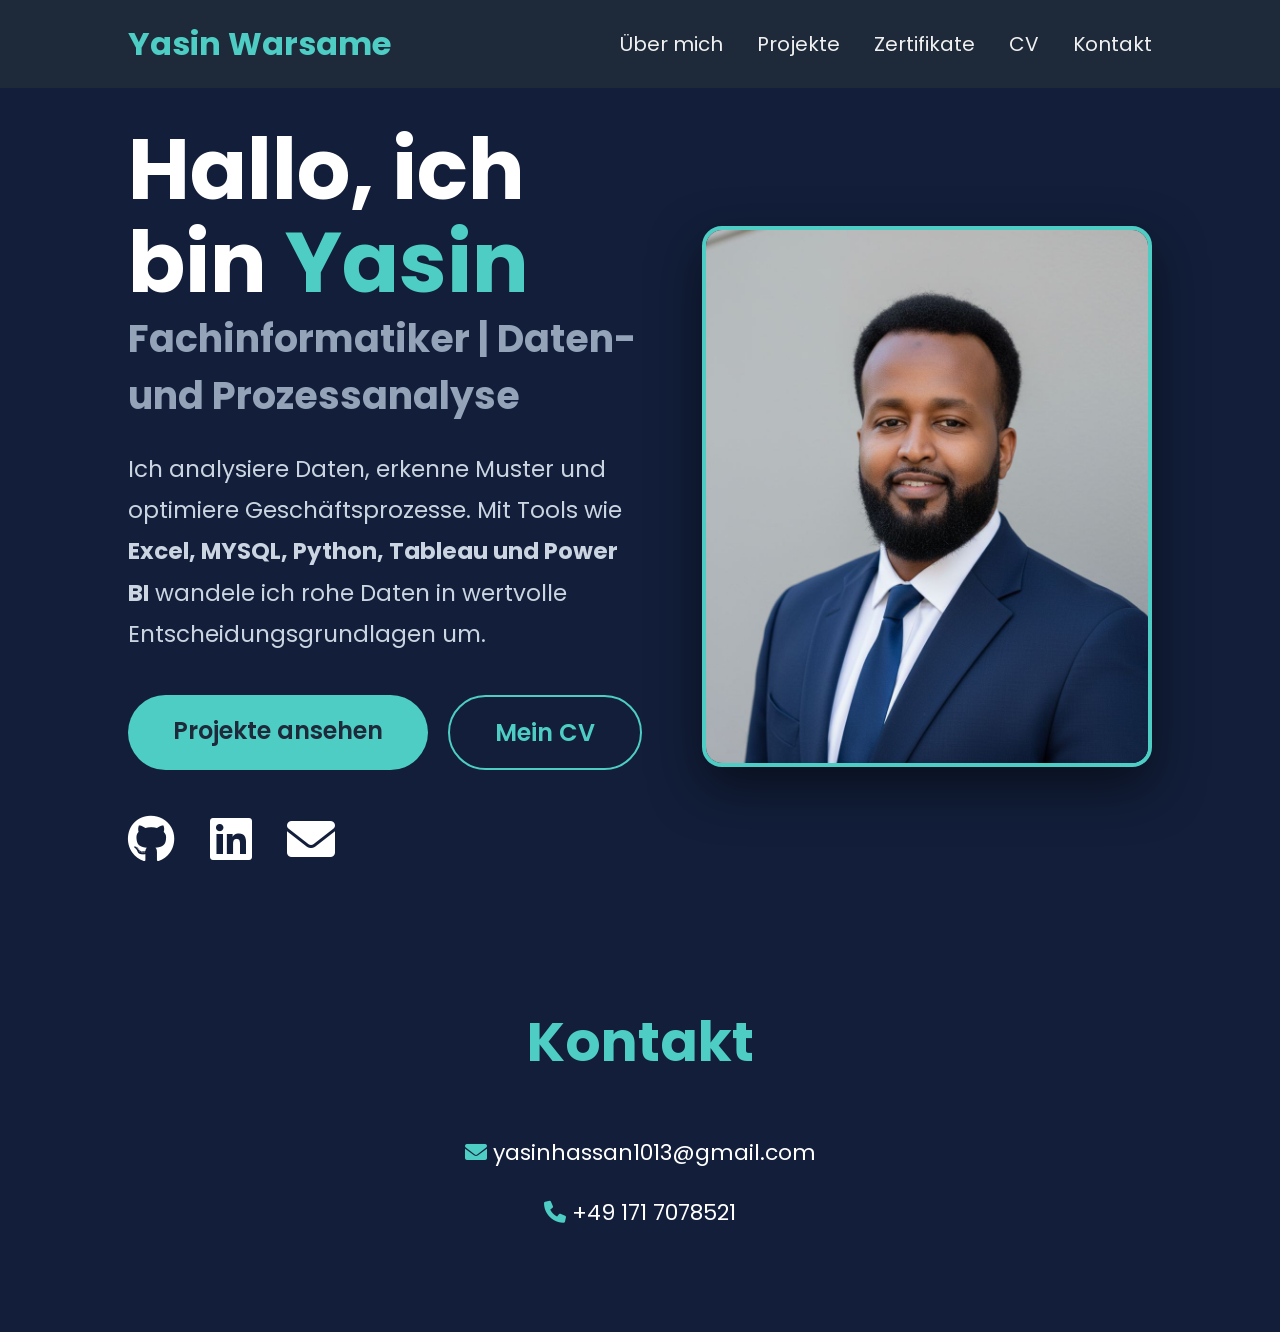
<file: index.html>
<!DOCTYPE html>
<html lang="de">
<head>
    <meta charset="UTF-8">
    <meta name="viewport" content="width=device-width, initial-scale=1.0">
    <title>Yasin Warsame | Portfolio</title>
    <link rel="stylesheet" href="https://cdnjs.cloudflare.com/ajax/libs/font-awesome/6.0.0/css/all.min.css">
    <link rel="stylesheet" href="style.css">
</head>
<body>

    <header>
        <a href="index.html" class="logo">Yasin Warsame</a>
        <nav class="navigation">
            <a href="ueber-mich.html">Über mich</a>
            <a href="projekte.html">Projekte</a>
            <a href="zertifikate.html">Zertifikate</a>
            <a href="cv.html">CV</a>
            <a href="#contact">Kontakt</a>
        </nav>
    </header>

    <section class="main">
        <div class="content">
            <h2>Hallo, ich bin <span>Yasin</span></h2>
            <h3>Fachinformatiker | Daten- und Prozessanalyse</h3>
            <p>
                Ich analysiere Daten, erkenne Muster und optimiere Geschäftsprozesse. 
                Mit Tools wie <strong>Excel, MYSQL, Python, Tableau und Power BI</strong> wandele ich rohe Daten in 
                wertvolle Entscheidungsgrundlagen um.
            </p>
            
            <div style="display: flex; gap: 20px; margin-bottom: 30px;">
                <a href="projekte.html" class="main-btn">Projekte ansehen</a>
                <a href="cv.html" class="main-btn" style="background-color: transparent; border: 2px solid #4ecdc4; color: #4ecdc4;">Mein CV</a>
            </div>
            
            <div class="social-icons">
                <a href="https://github.com/yWarsame" target="_blank"><i class="fab fa-github"></i></a>
                <a href="https://www.linkedin.com/in/yasin-warsame-a17b5a17a" target="_blank"><i class="fab fa-linkedin"></i></a>
                <a href="mailto:yasinhassan1013@gmail.com"><i class="fas fa-envelope"></i></a>
            </div>
        </div>

        <div class="foto-container">
             <img src="images/pic.jpg" alt="Yasin Warsame">
        </div>
    </section>

    <section id="contact" class="about-bottom" style="margin: 100px 10%; text-align: center;">
        <h2 class="section-title"> <span>Kontakt</span></h2>
        <div style="margin-top: 30px;">
            <p style="font-size: 22px; margin-bottom: 20px;">
                <i class="fas fa-envelope" style="color: #4ecdc4;"></i> 
                <a href="mailto:yasinhassan1013@gmail.com" style="color: white; text-decoration: none;"> yasinhassan1013@gmail.com</a>
            </p>
            <p style="font-size: 22px;">
                <i class="fas fa-phone" style="color: #4ecdc4;"></i> 
                <a href="tel:+491717078521" style="color: white; text-decoration: none;"> +49 171 7078521</a>
            </p>
        </div>
    </section>

</body>
</html>
</file>
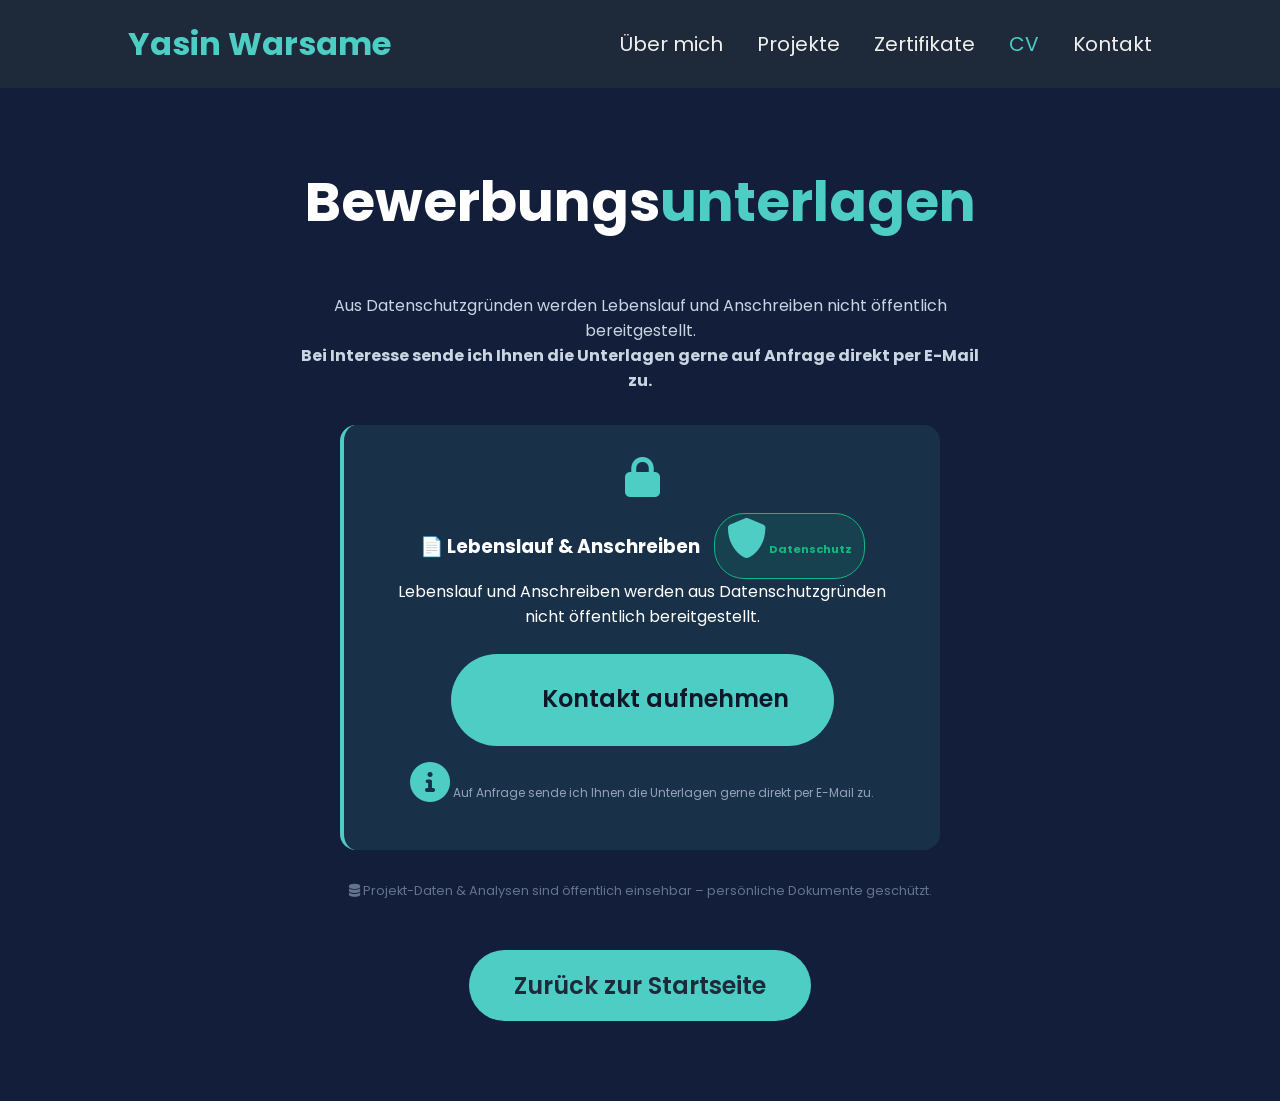
<file: cv.html>
<!DOCTYPE html>
<html lang="de">
<head>
    <meta charset="UTF-8">
    <meta name="viewport" content="width=device-width, initial-scale=1.0">
    <title>CV & Unterlagen | Yasin Warsame</title>
    <link rel="stylesheet" href="https://cdnjs.cloudflare.com/ajax/libs/font-awesome/6.0.0/css/all.min.css">
    <link rel="stylesheet" href="style.css">
    <style>
        .contact-note {
            background: rgba(78, 205, 196, 0.1);
            border-left: 4px solid #4ecdc4;
            padding: 2rem;
            border-radius: 16px;
            margin-top: 2rem;
            text-align: center;
            max-width: 600px;
            margin-left: auto;
            margin-right: auto;
        }
        .contact-note i {
            font-size: 2.5rem;
            color: #4ecdc4;
            margin-bottom: 1rem;
        }
        .secure-badge {
            background: #10b98120;
            border: 1px solid #10b981;
            color: #10b981;
            padding: 4px 12px;
            border-radius: 30px;
            font-size: 0.7rem;
            display: inline-block;
            margin-left: 10px;
        }
        .info-text {
            text-align: center;
            max-width: 700px;
            margin: 0 auto 2rem auto;
            color: #cbd5e1;
        }
    </style>
</head>
<body>
    <header>
        <a href="index.html" class="logo">Yasin Warsame</a>
        <nav class="navigation">
            <a href="ueber-mich.html">Über mich</a>
            <a href="projekte.html">Projekte</a>
            <a href="zertifikate.html">Zertifikate</a>
            <a href="cv.html" style="color: #4ecdc4;">CV</a>
            <a href="index.html#contact">Kontakt</a>
        </nav>
    </header>

    <section class="about-page">
        <div class="container">
            <h2 class="section-title">Bewerbungs<span>unterlagen</span></h2>
            
            <div class="info-text">
                <p>Aus Datenschutzgründen werden Lebenslauf und Anschreiben nicht öffentlich bereitgestellt.</p>
                <p><strong>Bei Interesse sende ich Ihnen die Unterlagen gerne auf Anfrage direkt per E-Mail zu.</strong></p>
            </div>

            <div class="contact-note">
                <i class="fas fa-lock"></i>
                <h3>📄 Lebenslauf & Anschreiben <span class="secure-badge"><i class="fas fa-shield-alt"></i> Datenschutz</span></h3>
                <p>Lebenslauf und Anschreiben werden aus Datenschutzgründen</p>
                <p>nicht öffentlich bereitgestellt.</p>
                <br>
                <a href="index.html#contact" class="main-btn" style="background: #4ecdc4; color: #0f172a;">
                    <i class="fas fa-envelope"></i> Kontakt aufnehmen
                </a>
                <p style="font-size: 0.75rem; margin-top: 1rem; color: #94a3b8;">
                    <i class="fas fa-info-circle"></i> Auf Anfrage sende ich Ihnen die Unterlagen gerne direkt per E-Mail zu.
                </p>
            </div>

            <div style="text-align: center; margin-top: 2rem; font-size: 0.8rem; color: #64748b;">
                <i class="fas fa-database"></i> Projekt-Daten & Analysen sind öffentlich einsehbar – persönliche Dokumente geschützt.
            </div>

            <div style="text-align: center; margin-top: 50px;">
                <a href="index.html" class="main-btn">Zurück zur Startseite</a>
            </div>
        </div>
    </section>
</body>
</html>
</file>
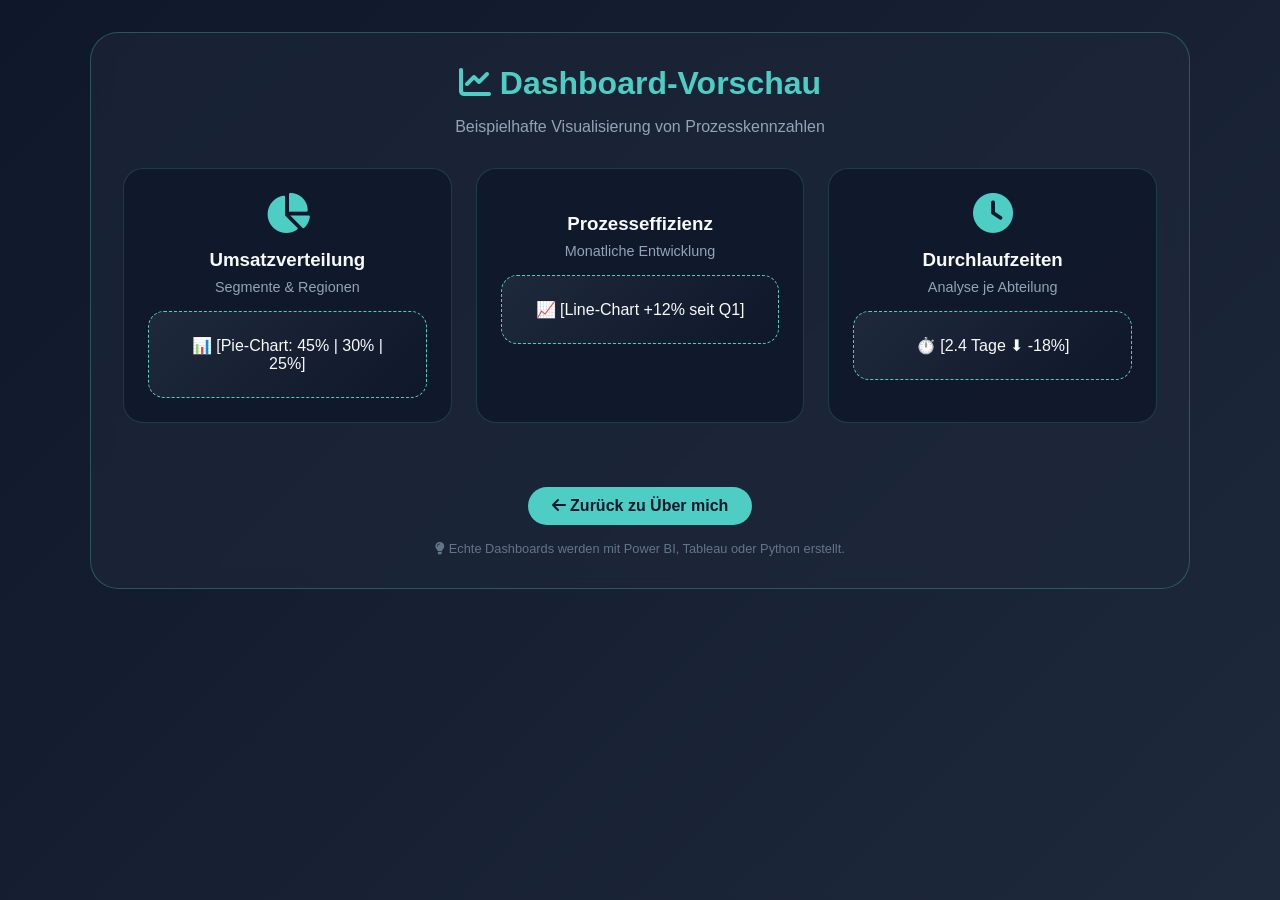
<file: dashboard-beispiel.html>
<!DOCTYPE html>
<html lang="de">
<head>
    <meta charset="UTF-8">
    <meta name="viewport" content="width=device-width, initial-scale=1.0">
    <title>Dashboard-Beispiel | Yasin Warsame</title>
    <link rel="stylesheet" href="https://cdnjs.cloudflare.com/ajax/libs/font-awesome/6.0.0/css/all.min.css">
    <style>
        * {
            margin: 0;
            padding: 0;
            box-sizing: border-box;
        }
        body {
            font-family: 'Segoe UI', Tahoma, Geneva, Verdana, sans-serif;
            background: linear-gradient(135deg, #0f172a 0%, #1e293b 100%);
            color: #f8fafc;
            min-height: 100vh;
            padding: 2rem;
        }
        .dashboard-container {
            max-width: 1100px;
            margin: 0 auto;
            background: rgba(30, 41, 59, 0.6);
            backdrop-filter: blur(10px);
            border-radius: 28px;
            padding: 2rem;
            border: 1px solid rgba(78, 205, 196, 0.3);
        }
        h1 {
            text-align: center;
            margin-bottom: 1rem;
            color: #4ecdc4;
        }
        .sub {
            text-align: center;
            margin-bottom: 2rem;
            color: #94a3b8;
        }
        .grid {
            display: grid;
            grid-template-columns: repeat(auto-fit, minmax(280px, 1fr));
            gap: 1.5rem;
            margin-bottom: 2rem;
        }
        .card {
            background: rgba(15, 23, 42, 0.8);
            border-radius: 20px;
            padding: 1.5rem;
            text-align: center;
            border: 1px solid rgba(78, 205, 196, 0.2);
        }
        .card i {
            font-size: 2.5rem;
            color: #4ecdc4;
            margin-bottom: 1rem;
        }
        .card h3 {
            margin-bottom: 0.5rem;
        }
        .card p {
            color: #94a3b8;
            font-size: 0.9rem;
        }
        .chart-placeholder {
            background: linear-gradient(135deg, #1e293b, #0f172a);
            border-radius: 16px;
            padding: 1.5rem;
            text-align: center;
            margin-top: 1rem;
            border: 1px dashed #4ecdc4;
        }
        .btn-back {
            display: inline-block;
            margin-top: 2rem;
            background: #4ecdc4;
            color: #0f172a;
            padding: 10px 24px;
            border-radius: 40px;
            text-decoration: none;
            font-weight: bold;
            transition: 0.3s;
        }
        .btn-back:hover {
            background: #3ba69e;
            color: white;
        }
        .footer-note {
            text-align: center;
            margin-top: 1rem;
            font-size: 0.8rem;
            color: #64748b;
        }
    </style>
</head>
<body>
    <div class="dashboard-container">
        <h1><i class="fas fa-chart-line"></i> Dashboard-Vorschau</h1>
        <div class="sub">Beispielhafte Visualisierung von Prozesskennzahlen</div>
        
        <div class="grid">
            <div class="card">
                <i class="fas fa-chart-pie"></i>
                <h3>Umsatzverteilung</h3>
                <p>Segmente & Regionen</p>
                <div class="chart-placeholder">📊 [Pie-Chart: 45% | 30% | 25%]</div>
            </div>
            <div class="card">
                <i class="fas fa-chart-simple"></i>
                <h3>Prozesseffizienz</h3>
                <p>Monatliche Entwicklung</p>
                <div class="chart-placeholder">📈 [Line-Chart +12% seit Q1]</div>
            </div>
            <div class="card">
                <i class="fas fa-clock"></i>
                <h3>Durchlaufzeiten</h3>
                <p>Analyse je Abteilung</p>
                <div class="chart-placeholder">⏱️ [2.4 Tage ⬇ -18%]</div>
            </div>
        </div>
        
        <div style="text-align: center;">
            <a href="ueber-mich.html" class="btn-back"><i class="fas fa-arrow-left"></i> Zurück zu Über mich</a>
        </div>
        <div class="footer-note">
            <i class="fas fa-lightbulb"></i> Echte Dashboards werden mit Power BI, Tableau oder Python erstellt.
        </div>
    </div>
</body>
</html>
</file>
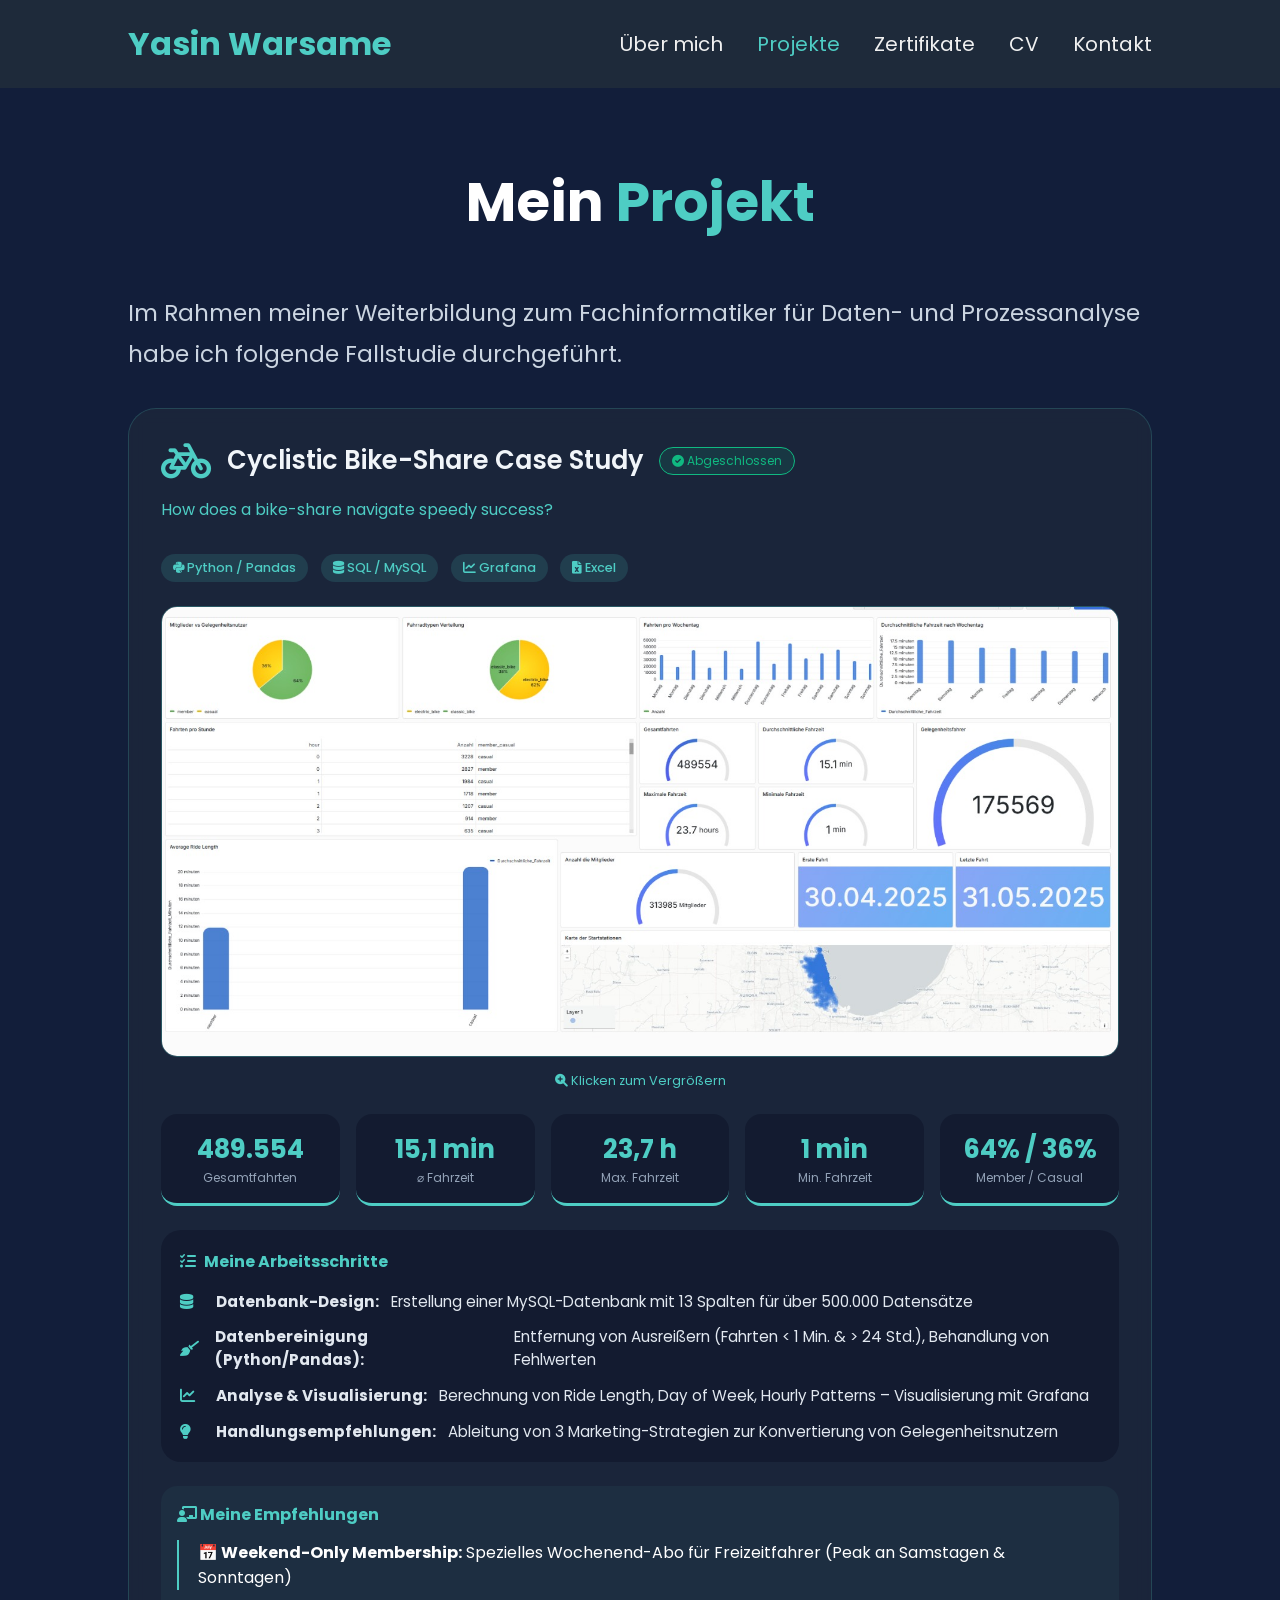
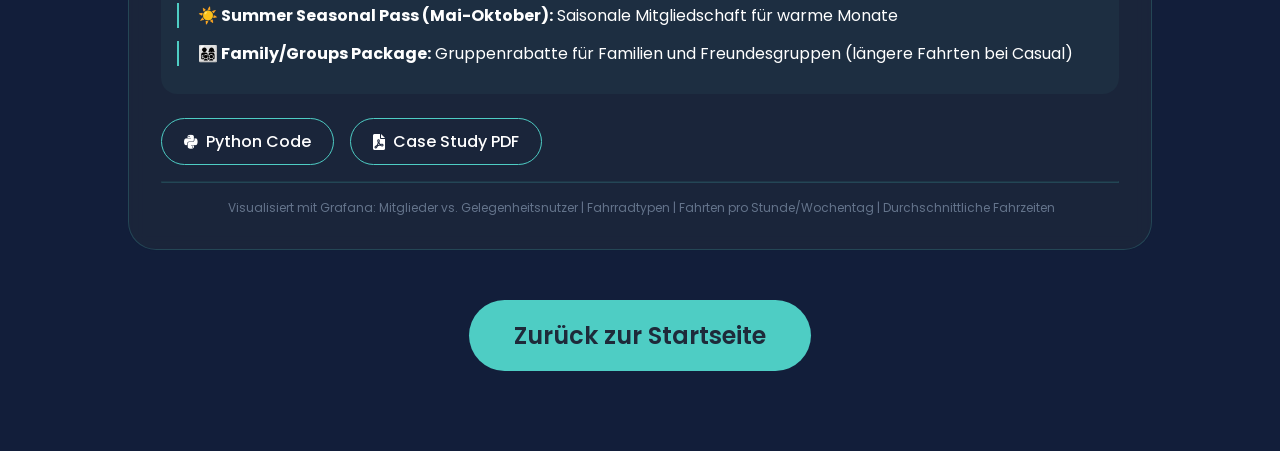
<file: projekte.html>
<!DOCTYPE html>
<html lang="de">
<head>
    <meta charset="UTF-8">
    <meta name="viewport" content="width=device-width, initial-scale=1.0">
    <title>Projekte | Yasin Warsame</title>
    <link rel="stylesheet" href="https://cdnjs.cloudflare.com/ajax/libs/font-awesome/6.0.0/css/all.min.css">
    <link rel="stylesheet" href="style.css">
    <style>
        .projects-grid {
            display: flex;
            justify-content: center;
            flex-wrap: wrap;
            gap: 2rem;
            margin-top: 2rem;
        }
        .project-card {
            background: rgba(30, 41, 59, 0.7);
            backdrop-filter: blur(8px);
            border-radius: 28px;
            padding: 2rem;
            border: 1px solid rgba(78, 205, 196, 0.2);
            transition: all 0.3s ease;
            max-width: 1200px;
            width: 100%;
        }
        .project-card:hover {
            transform: translateY(-5px);
            border-color: #4ecdc4;
            box-shadow: 0 15px 30px -12px rgba(78, 205, 196, 0.2);
        }
        .project-header {
            display: flex;
            align-items: center;
            gap: 1rem;
            flex-wrap: wrap;
            margin-bottom: 1rem;
        }
        .project-icon {
            font-size: 2.5rem;
            color: #4ecdc4;
        }
        .project-title {
            font-size: 1.6rem;
            font-weight: 600;
            color: #f1f5f9;
        }
        .status-badge {
            background: #10b98120;
            border: 1px solid #10b981;
            color: #10b981;
            padding: 4px 12px;
            border-radius: 30px;
            font-size: 0.75rem;
        }
        .project-subtitle {
            font-size: 1rem;
            color: #4ecdc4;
            margin-bottom: 1.5rem;
            padding-bottom: 0.5rem;
            display: inline-block;
        }
        .project-tech {
            display: flex;
            flex-wrap: wrap;
            gap: 0.8rem;
            margin-bottom: 1.5rem;
        }
        .tech-badge {
            background: rgba(78, 205, 196, 0.15);
            color: #4ecdc4;
            padding: 5px 12px;
            border-radius: 30px;
            font-size: 0.8rem;
            font-weight: 500;
        }
        .dashboard-image {
            margin: 1.5rem 0;
            text-align: center;
            cursor: pointer;
        }
        .dashboard-image img {
            max-width: 100%;
            border-radius: 16px;
            border: 1px solid rgba(78, 205, 196, 0.3);
            transition: transform 0.3s ease, box-shadow 0.3s ease;
        }
        .dashboard-image img:hover {
            transform: scale(1.02);
            box-shadow: 0 10px 30px rgba(78, 205, 196, 0.2);
        }
        .dashboard-stats {
            display: grid;
            grid-template-columns: repeat(auto-fit, minmax(150px, 1fr));
            gap: 1rem;
            margin: 1.5rem 0;
        }
        .stat-card {
            background: rgba(15, 23, 42, 0.6);
            border-radius: 16px;
            padding: 1rem;
            text-align: center;
            border-bottom: 3px solid #4ecdc4;
        }
        .stat-number {
            font-size: 1.6rem;
            font-weight: 700;
            color: #4ecdc4;
        }
        .stat-label {
            font-size: 0.75rem;
            color: #94a3b8;
        }
        .process-steps {
            background: rgba(15, 23, 42, 0.6);
            border-radius: 20px;
            padding: 1.2rem;
            margin: 1.5rem 0;
        }
        .process-steps h4 {
            color: #4ecdc4;
            margin-bottom: 1rem;
            display: flex;
            align-items: center;
            gap: 8px;
        }
        .process-steps ul {
            list-style: none;
            display: flex;
            flex-direction: column;
            gap: 0.8rem;
        }
        .process-steps li {
            display: flex;
            align-items: center;
            gap: 12px;
            color: #e2e8f0;
            font-size: 0.95rem;
        }
        .process-steps li i {
            color: #4ecdc4;
            width: 24px;
        }
        .recommendations {
            background: rgba(78, 205, 196, 0.05);
            border-radius: 16px;
            padding: 1rem;
            margin: 1rem 0;
        }
        .recommendations h4 {
            color: #4ecdc4;
            margin-bottom: 0.8rem;
        }
        .rec-item {
            margin: 0.8rem 0;
            padding-left: 1.2rem;
            border-left: 2px solid #4ecdc4;
        }
        .project-links {
            display: flex;
            gap: 1rem;
            flex-wrap: wrap;
            margin-top: 1.5rem;
        }
        .project-btn {
            background: transparent;
            border: 1px solid #4ecdc4;
            color: #4ecdc4;
            padding: 10px 22px;
            border-radius: 40px;
            text-decoration: none;
            font-size: 0.9rem;
            font-weight: 500;
            transition: all 0.3s ease;
            display: inline-flex;
            align-items: center;
            gap: 8px;
        }
        .project-btn:hover {
            background: #4ecdc4;
            color: #0f172a;
            transform: scale(1.02);
        }
        .back-btn {
            text-align: center;
            margin-top: 50px;
        }
        hr {
            border-color: rgba(78, 205, 196, 0.2);
            margin: 1rem 0;
        }
        /* Modal für Bild-Vergrößerung */
        .modal {
            display: none;
            position: fixed;
            z-index: 9999;
            left: 0;
            top: 0;
            width: 100%;
            height: 100%;
            background-color: rgba(0,0,0,0.95);
            cursor: pointer;
        }
        .modal-content {
            margin: auto;
            display: block;
            max-width: 90%;
            max-height: 90%;
            margin-top: 5%;
            border-radius: 12px;
        }
        .close-modal {
            position: absolute;
            top: 20px;
            right: 35px;
            color: #f1f1f1;
            font-size: 40px;
            font-weight: bold;
            transition: 0.3s;
            cursor: pointer;
        }
        .close-modal:hover {
            color: #4ecdc4;
        }
    </style>
</head>
<body>
    <header>
        <a href="index.html" class="logo">Yasin Warsame</a>
        <nav class="navigation">
            <a href="ueber-mich.html">Über mich</a>
            <a href="projekte.html" style="color: #4ecdc4;">Projekte</a>
            <a href="zertifikate.html">Zertifikate</a>
            <a href="cv.html">CV</a>
            <a href="index.html#contact">Kontakt</a>
        </nav>
    </header>

    <section class="about-page">
        <div class="container">
            <h2 class="section-title">Mein <span>Projekt</span></h2>
            
            <div class="about-intro">
                <p>Im Rahmen meiner Weiterbildung zum Fachinformatiker für Daten- und Prozessanalyse habe ich folgende Fallstudie durchgeführt.</p>
            </div>

            <div class="projects-grid">
                <div class="project-card">
                    <div class="project-header">
                        <i class="fas fa-bicycle project-icon"></i>
                        <span class="project-title">Cyclistic Bike-Share Case Study</span>
                        <span class="status-badge"><i class="fas fa-check-circle"></i> Abgeschlossen</span>
                    </div>
                    <div class="project-subtitle">How does a bike-share navigate speedy success?</div>
                    
                    <div class="project-tech">
                        <span class="tech-badge"><i class="fab fa-python"></i> Python / Pandas</span>
                        <span class="tech-badge"><i class="fas fa-database"></i> SQL / MySQL</span>
                        <span class="tech-badge"><i class="fas fa-chart-line"></i> Grafana</span>
                        <span class="tech-badge"><i class="fas fa-file-excel"></i> Excel</span>
                    </div>

                    <!-- DASHBOARD BILD AUS images/ordner -->
                    <div class="dashboard-image" id="dashboardImg">
                        <img src="images/dashboard.png" alt="Grafana Dashboard - Cyclistic Bike-Share Analyse" style="width: 100%; border-radius: 16px;">
                        <p style="font-size: 0.8rem; color: #4ecdc4; margin-top: 8px;">
                            <i class="fas fa-search-plus"></i> Klicken zum Vergrößern
                        </p>
                    </div>

                    <!-- Dashboard Stats -->
                    <div class="dashboard-stats">
                        <div class="stat-card">
                            <div class="stat-number">489.554</div>
                            <div class="stat-label">Gesamtfahrten</div>
                        </div>
                        <div class="stat-card">
                            <div class="stat-number">15,1 min</div>
                            <div class="stat-label">⌀ Fahrzeit</div>
                        </div>
                        <div class="stat-card">
                            <div class="stat-number">23,7 h</div>
                            <div class="stat-label">Max. Fahrzeit</div>
                        </div>
                        <div class="stat-card">
                            <div class="stat-number">1 min</div>
                            <div class="stat-label">Min. Fahrzeit</div>
                        </div>
                        <div class="stat-card">
                            <div class="stat-number">64% / 36%</div>
                            <div class="stat-label">Member / Casual</div>
                        </div>
                    </div>

                    <!-- Process Steps -->
                    <div class="process-steps">
                        <h4><i class="fas fa-tasks"></i> Meine Arbeitsschritte</h4>
                        <ul>
                            <li><i class="fas fa-database"></i> <strong>Datenbank-Design:</strong> Erstellung einer MySQL-Datenbank mit 13 Spalten für über 500.000 Datensätze</li>
                            <li><i class="fas fa-broom"></i> <strong>Datenbereinigung (Python/Pandas):</strong> Entfernung von Ausreißern (Fahrten < 1 Min. & > 24 Std.), Behandlung von Fehlwerten</li>
                            <li><i class="fas fa-chart-line"></i> <strong>Analyse & Visualisierung:</strong> Berechnung von Ride Length, Day of Week, Hourly Patterns – Visualisierung mit Grafana</li>
                            <li><i class="fas fa-lightbulb"></i> <strong>Handlungsempfehlungen:</strong> Ableitung von 3 Marketing-Strategien zur Konvertierung von Gelegenheitsnutzern</li>
                        </ul>
                    </div>

                    <!-- Recommendations -->
                    <div class="recommendations">
                        <h4><i class="fas fa-chalkboard-user"></i> Meine Empfehlungen</h4>
                        <div class="rec-item"><strong>📅 Weekend-Only Membership:</strong> Spezielles Wochenend-Abo für Freizeitfahrer (Peak an Samstagen & Sonntagen)</div>
                        <div class="rec-item"><strong>☀️ Summer Seasonal Pass (Mai-Oktober):</strong> Saisonale Mitgliedschaft für warme Monate</div>
                        <div class="rec-item"><strong>👨‍👩‍👧‍👦 Family/Groups Package:</strong> Gruppenrabatte für Familien und Freundesgruppen (längere Fahrten bei Casual)</div>
                    </div>

                    <!-- Buttons -->
                    <div class="project-links">
                        <a href="https://drive.google.com/file/d/14XeeGOTkl39qA5iVxQv7PF1jUN3US2uS/view?usp=drive_link" target="_blank" class="project-btn">
                            <i class="fab fa-python"></i> Python Code
                        </a>
                        <a href="https://drive.google.com/file/d/1uRA-fcSNxeEe1SUDx0YXM-PWIxu86tEo/view?usp=drive_link" target="_blank" class="project-btn">
                            <i class="fas fa-file-pdf"></i> Case Study PDF
                        </a>
                    </div>
                    
                    <hr>
                    <p style="font-size: 0.75rem; color: #64748b; text-align: center; margin-top: 0.5rem;">
                        <i class="fas fa-chart-simple"></i> Visualisiert mit Grafana: Mitglieder vs. Gelegenheitsnutzer | Fahrradtypen | Fahrten pro Stunde/Wochentag | Durchschnittliche Fahrzeiten
                    </p>
                </div>
            </div>
            
            <div class="back-btn">
                <a href="index.html" class="main-btn">Zurück zur Startseite</a>
            </div>
        </div>
    </section>

    <!-- Modal für Bild-Vergrößerung -->
    <div id="imageModal" class="modal">
        <span class="close-modal">&times;</span>
        <img class="modal-content" id="modalImage">
    </div>

    <script>
        // Bild-Vergrößerung Modal
        const dashboardImg = document.getElementById('dashboardImg');
        const modal = document.getElementById('imageModal');
        const modalImg = document.getElementById('modalImage');
        const closeModal = document.querySelector('.close-modal');

        dashboardImg.addEventListener('click', function() {
            modal.style.display = "block";
            modalImg.src = "images/dashboard.png";
        });

        closeModal.addEventListener('click', function() {
            modal.style.display = "none";
        });

        modal.addEventListener('click', function(e) {
            if (e.target === modal) {
                modal.style.display = "none";
            }
        });
    </script>
</body>
</html>
</file>
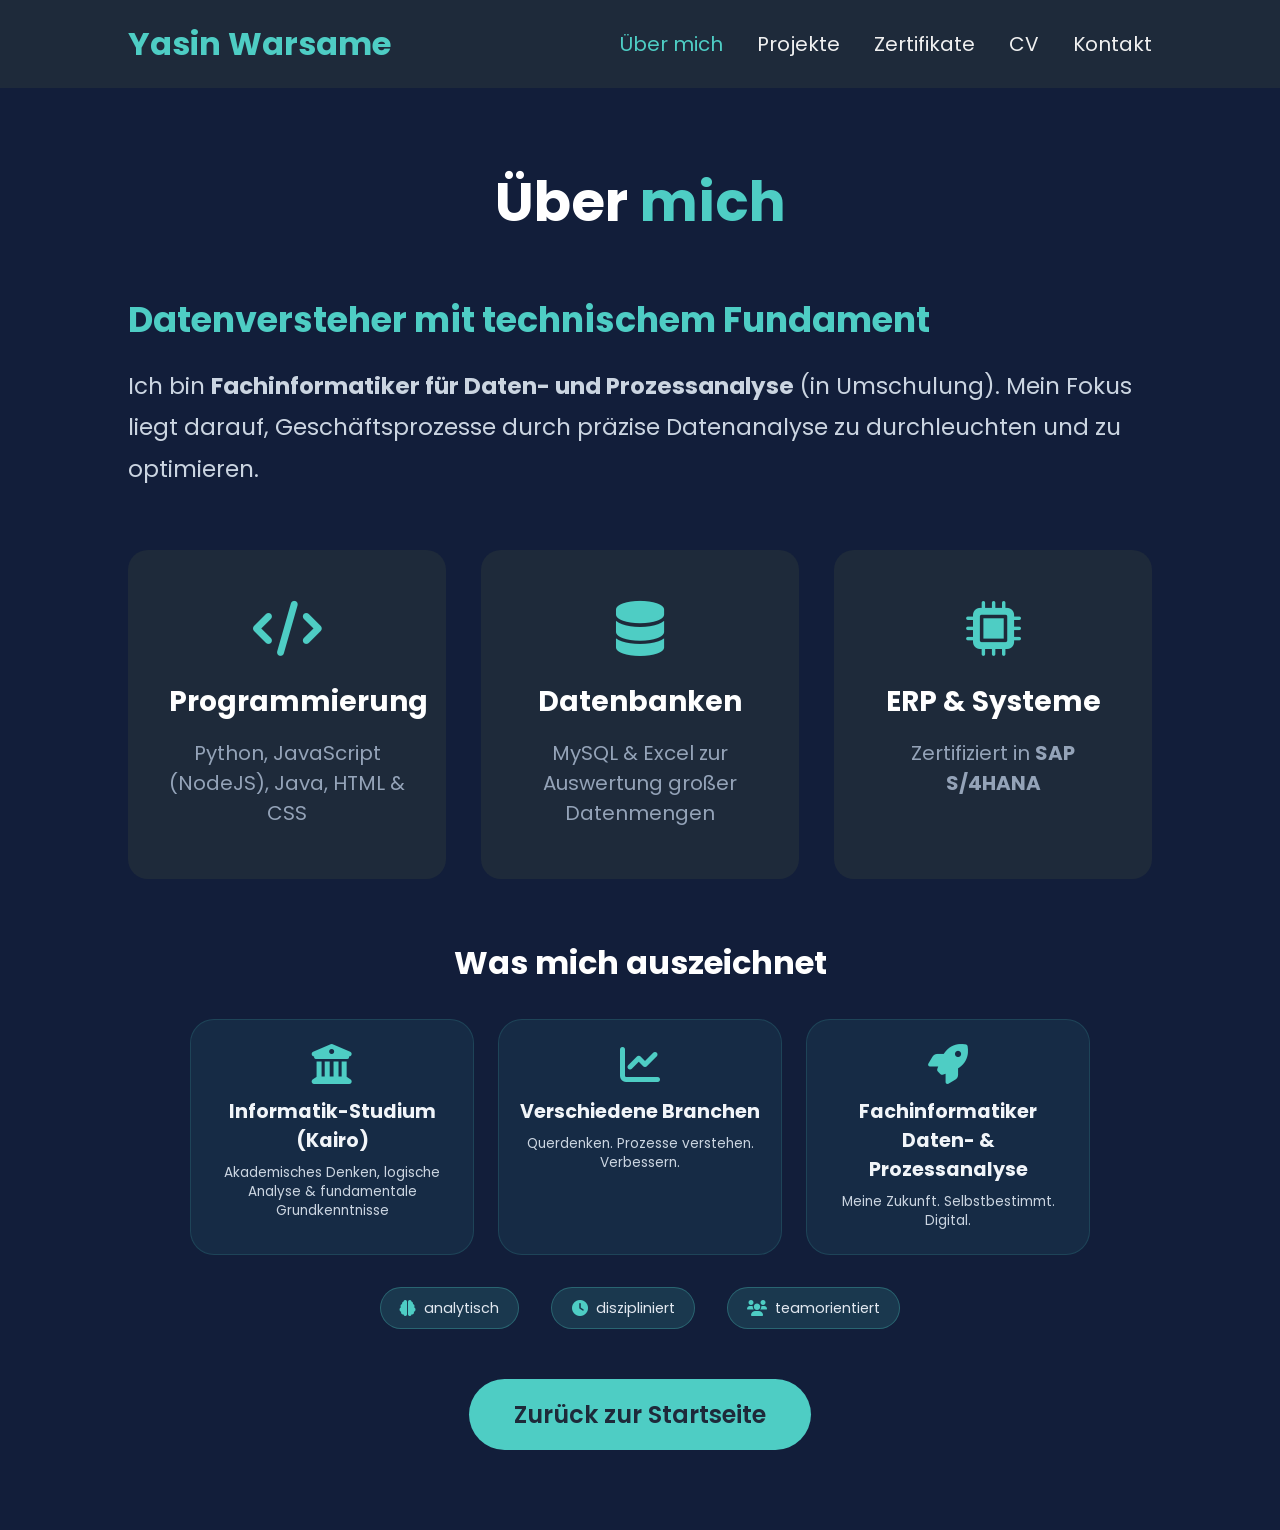
<file: ueber-mich.html>
<!DOCTYPE html>
<html lang="de">
<head>
    <meta charset="UTF-8">
    <meta name="viewport" content="width=device-width, initial-scale=1.0">
    <title>Über mich | Yasin Warsame</title>
    <link rel="stylesheet" href="https://cdnjs.cloudflare.com/ajax/libs/font-awesome/6.0.0/css/all.min.css">
    <link rel="stylesheet" href="style.css">
    <style>
        .about-bottom {
            text-align: center;
        }
        .feature-grid {
            display: grid;
            grid-template-columns: repeat(auto-fit, minmax(280px, 1fr));
            gap: 1.5rem;
            max-width: 900px;
            margin: 2rem auto;
        }
        .feature-card {
            background: rgba(78, 205, 196, 0.08);
            border-radius: 24px;
            padding: 1.5rem 1rem;
            text-align: center;
            transition: all 0.3s ease;
            border: 1px solid rgba(78, 205, 196, 0.15);
        }
        .feature-card:hover {
            transform: translateY(-5px);
            background: rgba(78, 205, 196, 0.15);
            border-color: #4ecdc4;
        }
        .feature-card i {
            font-size: 2.5rem;
            color: #4ecdc4;
            margin-bottom: 0.8rem;
        }
        .feature-card h4 {
            font-size: 1.2rem;
            margin-bottom: 0.5rem;
            color: #f1f5f9;
        }
        .feature-card p {
            font-size: 0.85rem;
            color: #cbd5e1;
            line-height: 1.4;
        }
        .strength-badges {
            display: flex;
            justify-content: center;
            gap: 2rem;
            flex-wrap: wrap;
            margin-top: 1.5rem;
        }
        .strength-badge {
            background: rgba(78, 205, 196, 0.15);
            padding: 0.6rem 1.2rem;
            border-radius: 40px;
            display: inline-flex;
            align-items: center;
            gap: 8px;
            font-size: 0.9rem;
            color: #e2e8f0;
            border: 1px solid rgba(78, 205, 196, 0.3);
        }
        .strength-badge i {
            color: #4ecdc4;
            font-size: 1rem;
        }
    </style>
</head>
<body>
    <header>
        <a href="index.html" class="logo">Yasin Warsame</a>
        <nav class="navigation">
            <a href="ueber-mich.html" style="color: #4ecdc4;">Über mich</a>
            <a href="projekte.html">Projekte</a>
            <a href="zertifikate.html">Zertifikate</a>
            <a href="cv.html">CV</a>
            <a href="index.html#contact">Kontakt</a>
        </nav>
    </header>

    <section class="about-page">
        <div class="container">
            <h2 class="section-title">Über <span>mich</span></h2>
            
            <div class="about-intro">
                <h3>Datenversteher mit technischem Fundament</h3>
                <p>
                    Ich bin <strong>Fachinformatiker für Daten- und Prozessanalyse</strong> (in Umschulung). 
                    Mein Fokus liegt darauf, Geschäftsprozesse durch präzise Datenanalyse zu durchleuchten und zu optimieren.
                </p>
            </div>

            <div class="toolbox">
                <div class="skill-card">
                    <i class="fas fa-code"></i>
                    <h4>Programmierung</h4>
                    <p>Python, JavaScript (NodeJS), Java, HTML & CSS</p>
                </div>
                <div class="skill-card">
                    <i class="fas fa-database"></i>
                    <h4>Datenbanken</h4>
                    <p>MySQL & Excel zur Auswertung großer Datenmengen</p>
                </div>
                <div class="skill-card">
                    <i class="fas fa-microchip"></i>
                    <h4>ERP & Systeme</h4>
                    <p>Zertifiziert in <strong>SAP S/4HANA</strong></p>
                </div>
            </div>

            <div class="about-bottom">
                <h3>Was mich auszeichnet</h3>
                
                <div class="feature-grid">
                    <div class="feature-card">
                        <i class="fas fa-university"></i>
                        <h4>Informatik-Studium (Kairo)</h4>
                        <p>Akademisches Denken, logische Analyse & fundamentale Grundkenntnisse</p>
                    </div>
                    <div class="feature-card">
                        <i class="fas fa-chart-line"></i>
                        <h4>Verschiedene Branchen</h4>
                        <p>Querdenken. Prozesse verstehen. Verbessern.</p>
                    </div>
                    <div class="feature-card">
                        <i class="fas fa-rocket"></i>
                        <h4>Fachinformatiker Daten- & Prozessanalyse</h4>
                        <p>Meine Zukunft. Selbstbestimmt. Digital.</p>
                    </div>
                </div>

                <div class="strength-badges">
                    <span class="strength-badge"><i class="fas fa-brain"></i> analytisch</span>
                    <span class="strength-badge"><i class="fas fa-clock"></i> diszipliniert</span>
                    <span class="strength-badge"><i class="fas fa-users"></i> teamorientiert</span>
                </div>
            </div>
            
            <div style="text-align: center; margin-top: 50px;">
                <a href="index.html" class="main-btn">Zurück zur Startseite</a>
            </div>
        </div>
    </section>
</body>
</html>
</file>
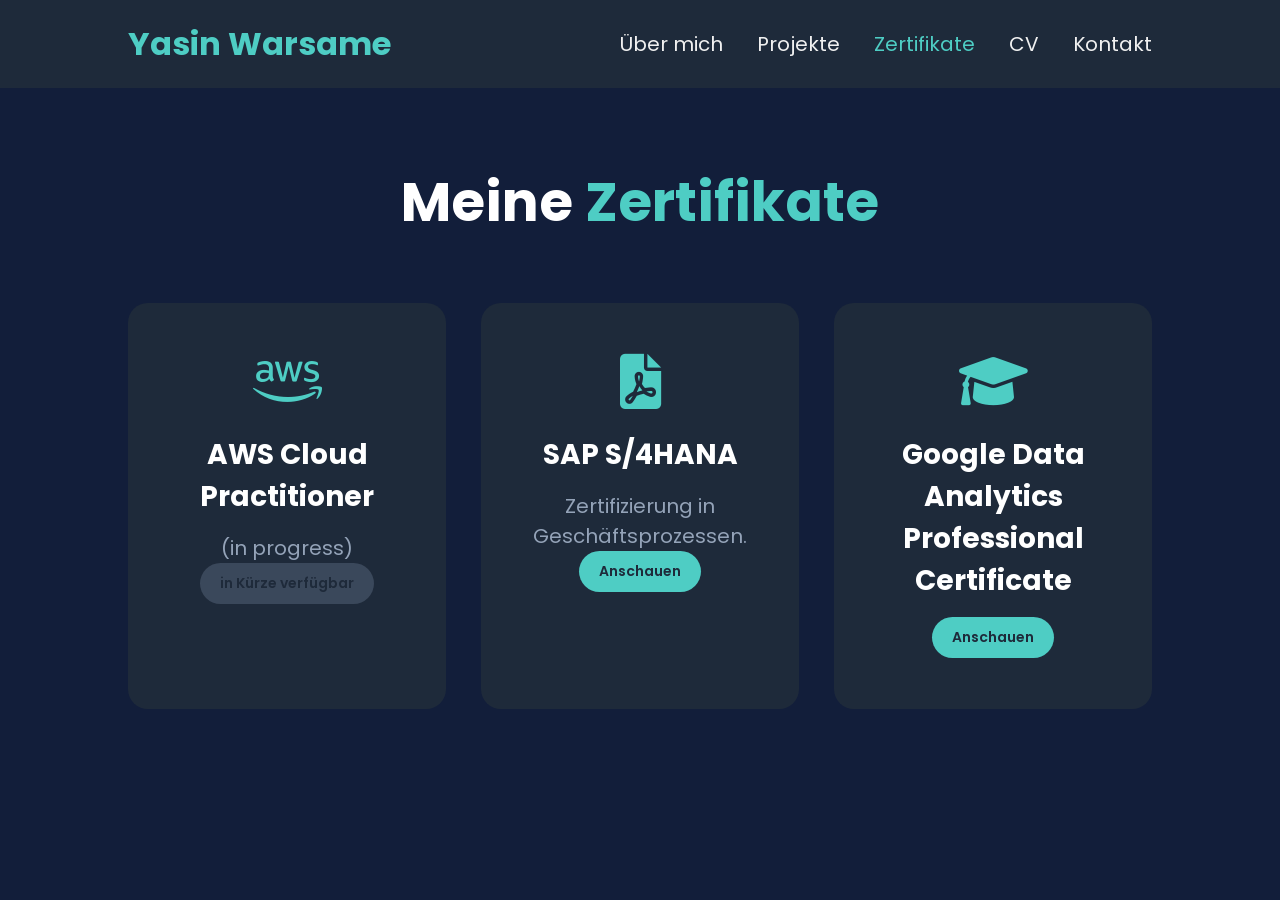
<file: zertifikate.html>
<!DOCTYPE html>
<html lang="de">
<head>
    <meta charset="UTF-8">
    <meta name="viewport" content="width=device-width, initial-scale=1.0">
    <title>Zertifikate | Yasin Warsame</title>
    <link rel="stylesheet" href="https://cdnjs.cloudflare.com/ajax/libs/font-awesome/6.0.0/css/all.min.css">
    <link rel="stylesheet" href="style.css">
</head>
<body>
    <header>
        <a href="index.html" class="logo">Yasin Warsame</a>
        <nav class="navigation">
            <a href="ueber-mich.html">Über mich</a>
            <a href="projekte.html">Projekte</a>
            <a href="zertifikate.html" style="color: #4ecdc4;">Zertifikate</a>
            <a href="cv.html">CV</a>
            <a href="index.html#contact">Kontakt</a>
        </nav>
    </header>

    <section class="about-page">
        <div class="container">
            <h2 class="section-title">Meine <span>Zertifikate</span></h2>
            <div class="toolbox">
                
                <div class="skill-card">
                    <i class="fab fa-aws"></i>
                    <h4>AWS Cloud Practitioner</h4>
                    <p>(in progress)</p>
                    <a href="#" class="main-btn" style="font-size: 14px; padding: 10px 20px; background: #475569; cursor: default; opacity: 0.7;">in Kürze verfügbar</a>
                </div>

                <div class="skill-card">
                    <i class="fas fa-file-pdf"></i>
                    <h4>SAP S/4HANA</h4>
                    <p>Zertifizierung in Geschäftsprozessen.</p>
                    <a href="https://drive.google.com/file/d/1Y0O8cxqXdTKLbcwupS6WNWuSHmgwL_Ks/view?usp=drive_link" target="_blank" class="main-btn" style="font-size: 14px; padding: 10px 20px;">Anschauen</a>
                </div>

                <div class="skill-card">
                    <i class="fas fa-graduation-cap"></i>
                    <h4>Google Data Analytics Professional Certificate</h4>
                    <p></p>
                    <a href="https://drive.google.com/file/d/1Oe5NGU026FHKq4T3kJtamG0mD8TR_aMO/view?usp=drive_link" target="_blank" class="main-btn" style="font-size: 14px; padding: 10px 20px;">Anschauen</a>
                </div>
                
            </div>
        </div>
    </section>
</body>
</html>
</file>
<file: style.css>
/* ============================================================
   DEIN ORIGINALER CODE (UNVERÄNDERT)
   ============================================================ */

/* Schriftart von Google laden */
@import url('https://fonts.googleapis.com/css2?family=Poppins:wght@300;400;500;600;700&display=swap');

/* Grundeinstellungen für die gesamte Seite */
* {
    margin: 0;
    padding: 0;
    box-sizing: border-box;
    scroll-behavior: smooth;
    font-family: 'Poppins', sans-serif;
}

body {
    background-color: #121e3a; /* Dunkelblaues Design */
    color: white;
    overflow-x: hidden;
}

/* Header-Design */
header {
    background-color: #1e2a3a;
    width: 100%;
    position: fixed; 
    top: 0; left: 0;
    z-index: 999;
    display: flex;
    justify-content: space-between;
    align-items: center;
    padding: 20px 10%;
}

.logo {
    color: #4ecdc4; /* Türkis */
    font-size: 32px; /* Etwas größer */
    font-weight: 700;
    text-decoration: none;
}

.navigation a {
    color: #f0f0f0;
    text-decoration: none;
    font-size: 20px; /* Schrift vergrößert */
    margin-left: 30px;
    transition: 0.3s;
}

.navigation a:hover {
    color: #4ecdc4;
}

/* Hero Sektion (index.html) */
.main {
    width: 100%;
    min-height: 100vh;
    display: flex;
    align-items: center;
    justify-content: space-between;
    padding: 100px 10% 0 10%;
    gap: 60px;
}

/* Schriftgrößen im Hero-Bereich vergrößert */
.content h2 { font-size: 85px; font-weight: 700; line-height: 1.1; }
.content h2 span { color: #4ecdc4; }
.content h3 { font-size: 38px; color: #94a3b8; margin-bottom: 25px; }
.content p { font-size: 23px; color: #cbd5e1; line-height: 1.8; max-width: 750px; margin-bottom: 40px; }

/* Buttons */
.main-btn {
    background-color: #4ecdc4;
    color: #1e2a3a;
    text-decoration: none;
    font-weight: 600;
    font-size: 24px; /* Größerer Font für Buttons */
    padding: 18px 45px;
    border-radius: 50px;
    transition: 0.3s;
    display: inline-block;
}

.main-btn:hover {
    background-color: #ff6b6b; 
    color: white;
    transform: scale(1.05);
}

/* SOCIAL ICONS - Wiederhergestellt wie am Anfang (Groß & Weiß) */
.social-icons {
    margin-top: 35px;
    display: flex;
    gap: 35px;
}

.social-icons a {
    color: white;         /* Icons wieder weiß statt lila */
    font-size: 48px;      /* Große Icons wie im ersten Bild */
    transition: 0.3s;
    text-decoration: none;
}

.social-icons a:hover {
    color: #4ecdc4;       
    transform: translateY(-5px);
}

/* Foto-Design */
.foto-container img {
    width: 450px; /* Leicht vergrößert */
    border-radius: 20px;
    border: 4px solid #4ecdc4;
    box-shadow: 0 20px 50px rgba(0,0,0,0.5);
}

/* Unterseiten Design */
.about-page {
    padding: 160px 10% 80px 10%; 
    min-height: 100vh;
}

.section-title { font-size: 55px; text-align: center; margin-bottom: 50px; }
.section-title span { color: #4ecdc4; }

.about-intro h3 { font-size: 35px; color: #4ecdc4; margin-bottom: 20px; }
.about-intro p, .about-bottom p { font-size: 23px; line-height: 1.8; color: #cbd5e1; }

/* Skill-Cards */
.toolbox {
    display: grid;
    grid-template-columns: repeat(auto-fit, minmax(300px, 1fr));
    gap: 35px;
    margin: 60px 0;
}

.skill-card {
    background-color: #1e2a3a;
    padding: 50px 40px;
    border-radius: 20px;
    text-align: center;
    transition: 0.3s;
    border: 1px solid transparent;
}

.skill-card:hover {
    transform: translateY(-10px);
    border-color: #4ecdc4;
}

.skill-card i { font-size: 55px; color: #4ecdc4; margin-bottom: 25px; }
.skill-card h4 { font-size: 28px; margin-bottom: 15px; }
.skill-card p { font-size: 20px; color: #94a3b8; }

.about-bottom h3 { font-size: 32px; margin-bottom: 20px; }

/* ============================================================
   NEUER TEIL FÜR DIE PROJEKTE (HINZUGEFÜGT)
   ============================================================ */

.projects-grid {
    display: grid;
    grid-template-columns: repeat(auto-fit, minmax(350px, 1fr));
    gap: 30px;
    margin-top: 50px;
}

.project-card {
    background-color: #1e2a3a;
    border-radius: 15px;
    overflow: hidden;
    border: 1px solid rgba(78, 205, 196, 0.2);
    transition: 0.3s;
}

.project-card:hover {
    transform: translateY(-10px);
    border-color: #4ecdc4;
    box-shadow: 0 10px 30px rgba(0,0,0,0.3);
}

.project-content {
    padding: 30px;
}

.tech-tag {
    color: #4ecdc4;
    font-size: 14px;
    font-weight: 600;
    text-transform: uppercase;
    letter-spacing: 1px;
    display: block;
    margin-bottom: 10px;
}

.project-content h4 {
    font-size: 24px;
    margin-bottom: 15px;
}

.project-content p {
    font-size: 16px;
    color: #94a3b8;
    line-height: 1.6;
    margin-bottom: 25px;
}

.project-links {
    display: flex;
    gap: 20px;
}

.project-links a {
    color: white;
    text-decoration: none;
    font-size: 16px;
    display: flex;
    align-items: center;
    gap: 8px;
    transition: 0.3s;
}

.project-links a:hover {
    color: #4ecdc4;
}
</file>
